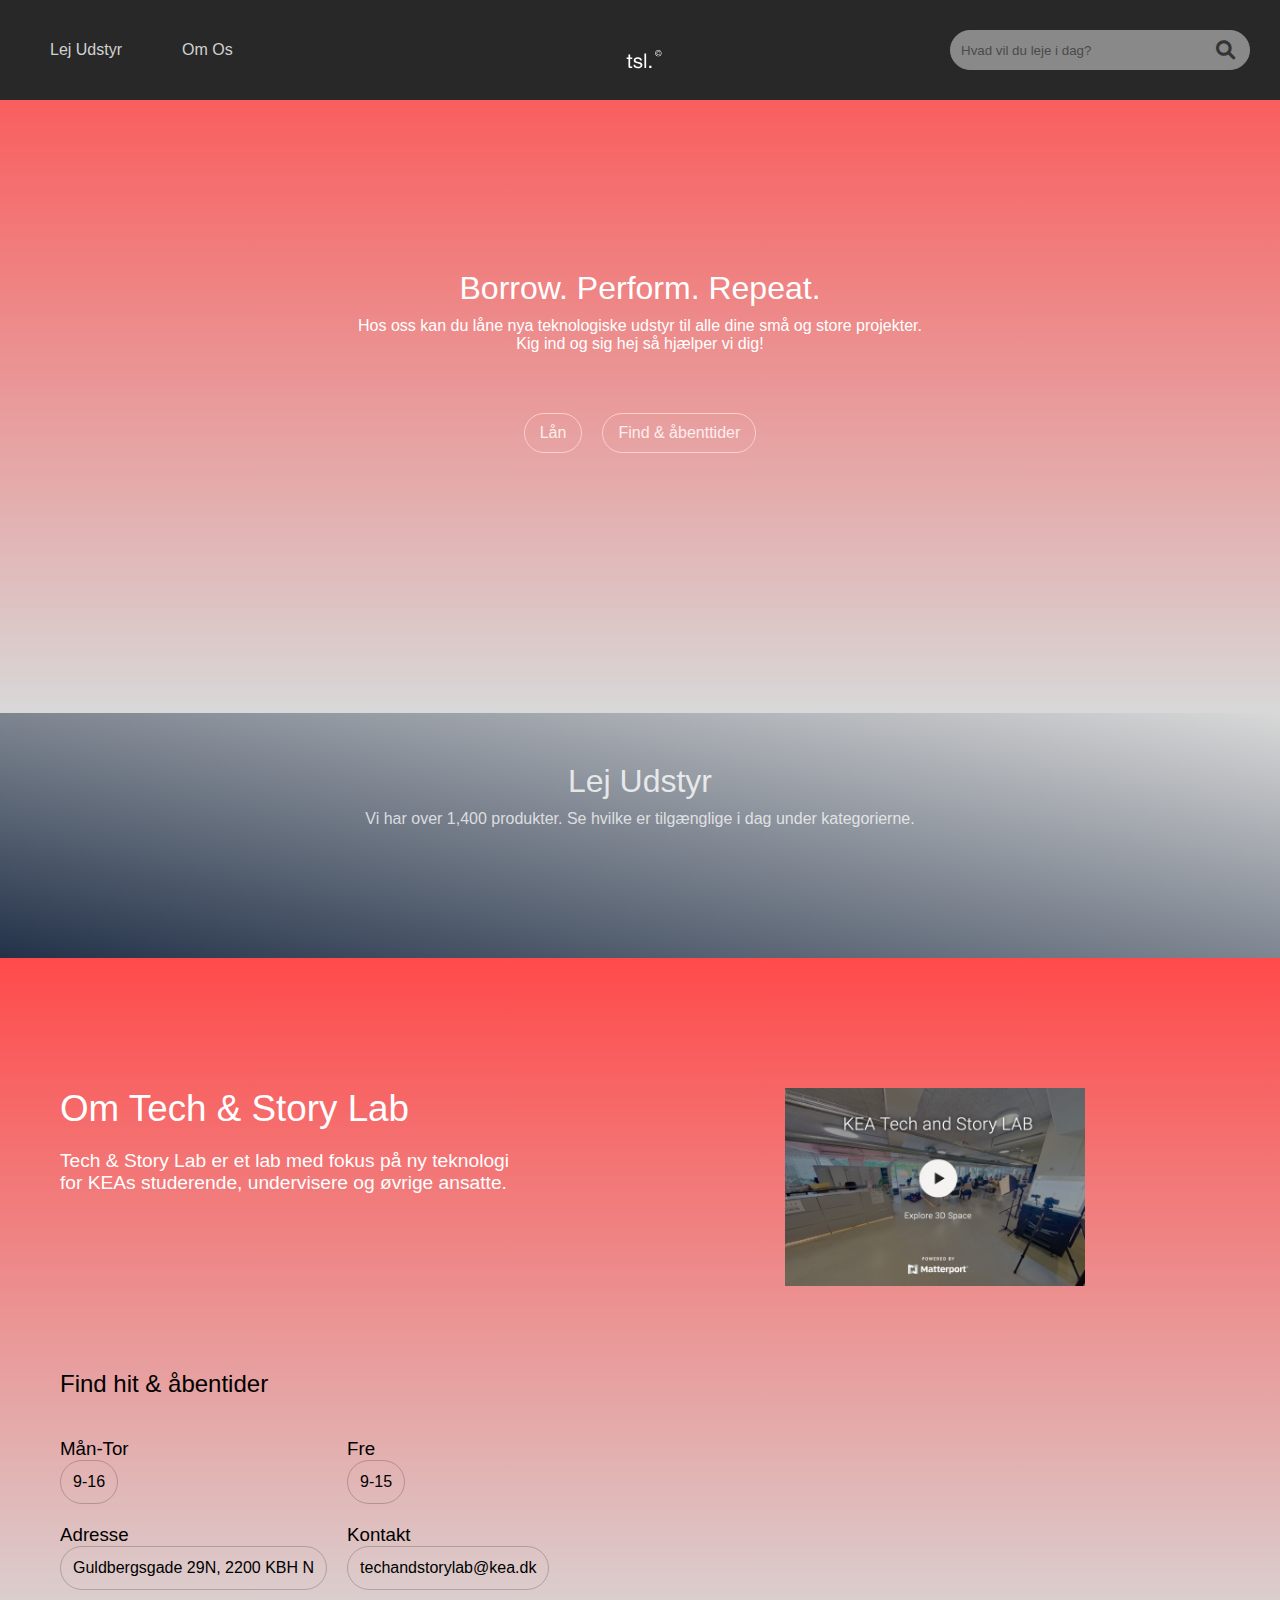
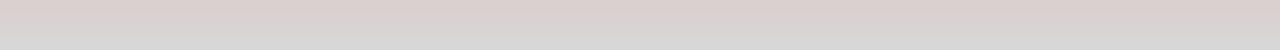
<file: index.html>
<!DOCTYPE html>
<html lang="en">
  <head>
    <meta charset="UTF-8" />
    <meta name="viewport" content="width=device-width, initial-scale=1.0" />
    <title>Tech & Story Lab</title>
    <link
      rel="stylesheet"
      href="https://cdnjs.cloudflare.com/ajax/libs/font-awesome/6.0.0-beta3/css/all.min.css"
    />
    <link rel="stylesheet" href="css/style.css" />
    <link rel="stylesheet" href="css/layout.css" />
    <link
      rel="icon"
      type="image/png"
      sizes="32x32"
      href="img/favicon-16x16.png"
    />
    <link
      rel="icon"
      type="image/png"
      sizes="16x16"
      href="img/favicon-32x32.png"
    />
    <meta name="msapplication-TileColor" content="#da532c" />
    <meta name="theme-color" content="#ffffff" />
  </head>
  <body>
    <!-- MENY -->

    <header>
      <div class="nav-links" id="navLinks">
        <div class="buttonshead">
          <a href="#lej-udstyr">Lej Udstyr</a>
          <a href="#om-os">Om Os</a>
        </div>
      </div>
      <div class="burger-menu" id="burger">
        <div class="line"></div>
        <div class="line"></div>
        <div class="line"></div>
      </div>
      <div class="logo">
        <a href="index.html">
          <img src="img/newlogo.svg" alt="Tech & Story Lab Logo"
        /></a>
      </div>
      <div class="search-container">
        <input type="text" placeholder="Hvad vil du leje i dag?" />
        <i class="fas fa-search"></i>
        <!-- Font Awesome search icon -->
      </div>
    </header>

    <!-- MENY SLUT-->

    <main>
      <section class="content">
        <h1>Borrow. Perform. Repeat.</h1>
        <p>
          Hos oss kan du låne nya teknologiske udstyr til alle dine små og store
          projekter. Kig ind og sig hej så hjælper vi dig!
        </p>
        <div class="buttons">
          <a href="#lej-udstyr">Lån</a>
          <a href="#om-os">Find & åbenttider</a>
        </div>
      </section>

      <!-- Section for dynamically added boxes -->
      <section class="category" id="lej-udstyr">
        <h1>Lej Udstyr</h1>
        <p>
          Vi har over 1,400 produkter. Se hvilke er tilgænglige i dag under
          kategorierne.
        </p>
        <!-- Boxes will be added here by JavaScript -->
        <div class="cards-container grid_1-1-1"></div>
      </section>

      <!-- Template for boxes -->
      <template id="boxTemplate">
        <div class="card">
          <h3 class="box-title"></h3>
          <img src="" alt="" class="card-image" />
          <div class="cat-buttons">
            <div class="card-link green-light"></div>
            <a href="#" class="arrow-link">→</a>
          </div>
        </div>
      </template>
    </main>
    <footer id="om-os">
      <div class="om grid-1-1">
        <div>
          <h2>Om Tech & Story Lab</h2>
          <p>
            Tech & Story Lab er et lab med fokus på ny teknologi for KEAs
            studerende, undervisere og øvrige ansatte.
          </p>
        </div>
        <div>
          <img src="img/introvideo.webp" alt="introvideo" />
        </div>
      </div>

      <div class="contact">
        <h2>Find hit & åbentider</h2>
        <div class="grid-2_2">
          <div>
            <h3>Mån-Tor</h3>
            <p class="border">9-16</p>
          </div>
          <div>
            <h3>Fre</h3>
            <p class="border">9-15</p>
          </div>

          <div>
            <h3>Adresse</h3>
            <p class="border">Guldbergsgade 29N, 2200 KBH N</p>
          </div>
          <div>
            <h3>Kontakt</h3>
            <p class="border">techandstorylab@kea.dk</p>
          </div>
        </div>
      </div>
    </footer>

    <script src="js/main.js"></script>
    <script src="js/fetch.js"></script>
  </body>
</html>
</file>
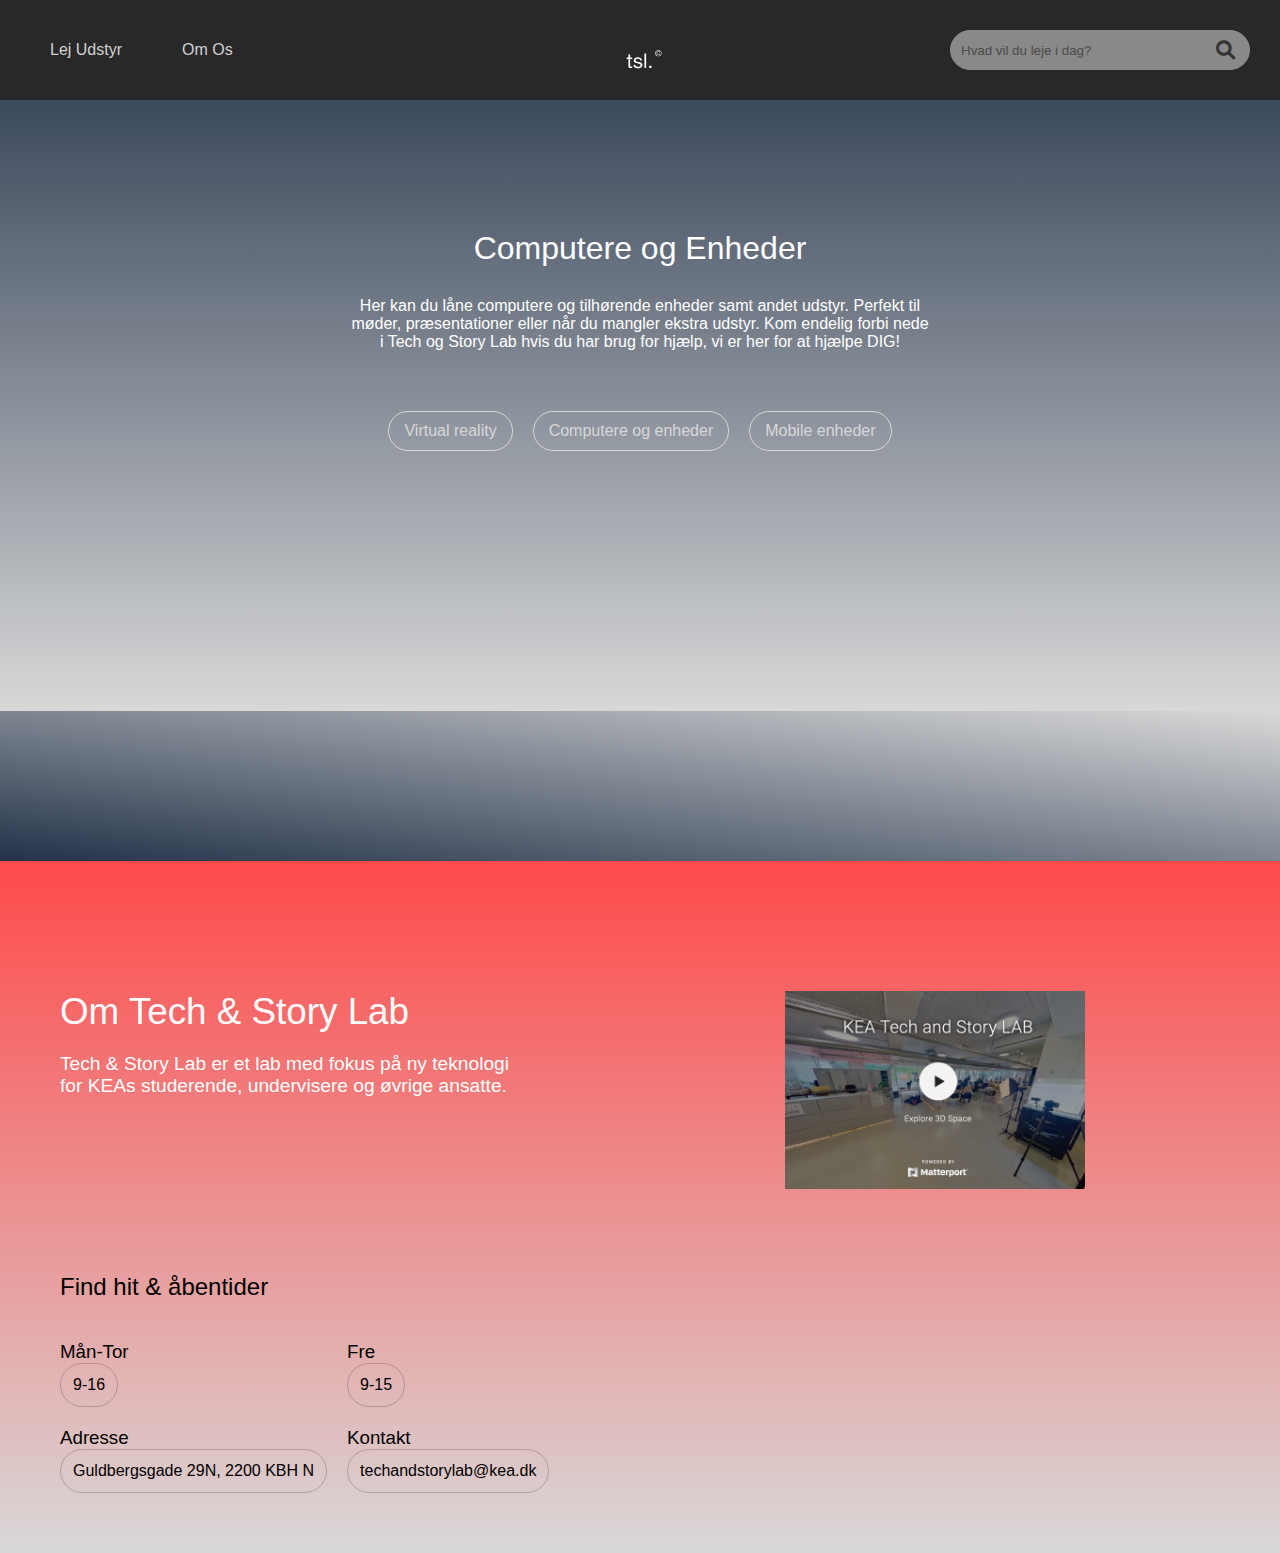
<file: comp.html>
<!DOCTYPE html>
<html lang="en">
  <head>
    <meta charset="UTF-8" />
    <meta name="viewport" content="width=device-width, initial-scale=1.0" />
    <title>Computere og digitale enheder</title>
    <link
      rel="stylesheet"
      href="https://cdnjs.cloudflare.com/ajax/libs/font-awesome/6.0.0-beta3/css/all.min.css"
    />
    <link rel="stylesheet" href="css/style.css" />
    <link rel="stylesheet" href="css/layout.css" />
    <link
      rel="icon"
      type="image/png"
      sizes="32x32"
      href="img/favicon-16x16.png"
    />
    <link
      rel="icon"
      type="image/png"
      sizes="16x16"
      href="img/favicon-32x32.png"
    />
    <meta name="msapplication-TileColor" content="#da532c" />
    <meta name="theme-color" content="#ffffff" />
  </head>

  <body>
    <!-- MENY -->
    <header>
      <div class="nav-links" id="navLinks">
        <div class="buttonshead">
          <a href="index.html#lej-udstyr">Lej Udstyr</a>
          <a href="#om-os">Om Os</a>
        </div>
      </div>
      <div class="burger-menu" id="burger">
        <div class="line"></div>
        <div class="line"></div>
        <div class="line"></div>
      </div>
      <div class="logo">
        <a href="index.html">
          <img src="img/newlogo.svg" alt="Tech & Story Lab Logo" />
        </a>
      </div>
      <div class="search-container">
        <input type="text" placeholder="Hvad vil du leje i dag?" />
        <i class="fas fa-search"></i>
      </div>
    </header>

    <main>
      <section class="contentc">
        <h1>Computere og Enheder</h1>
        <p>
          Her kan du låne computere og tilhørende enheder samt andet udstyr.
          Perfekt til møder, præsentationer eller når du mangler ekstra udstyr.
          Kom endelig forbi nede i Tech og Story Lab hvis du har brug for hjælp,
          vi er her for at hjælpe DIG!
        </p>
        <div class="button">
          <a href="vr.html">Virtual reality</a>
          <a href="comp.html">Computere og enheder</a>
          <a href="mobile.html">Mobile enheder</a>
        </div>
      </section>

      <!-- Section for dynamically added products -->
      <section class="category">
        <div class="cards-container grid_1-1-1"></div>
      </section>

      <!-- Template for product boxes -->
      <template id="boxTemplate">
        <div class="card">
          <h3 class="box-title"></h3>
          <img src="" alt="" class="card-image" />
          <div class="cat-buttons">
            <div class="card-link green-light"></div>
            <a href="#" class="arrow-link">→</a>
          </div>
        </div>
      </template>
    </main>

    <footer id="om-os">
      <div class="om grid-1-1">
        <div>
          <h2>Om Tech & Story Lab</h2>
          <p>
            Tech & Story Lab er et lab med fokus på ny teknologi for KEAs
            studerende, undervisere og øvrige ansatte.
          </p>
        </div>
        <div>
          <img src="img/introvideo.webp" alt="introvideo" />
        </div>
      </div>

      <div class="contact">
        <h2>Find hit & åbentider</h2>
        <div class="grid-2_2">
          <div>
            <h3>Mån-Tor</h3>
            <p class="border">9-16</p>
          </div>
          <div>
            <h3>Fre</h3>
            <p class="border">9-15</p>
          </div>
          <div>
            <h3>Adresse</h3>
            <p class="border">Guldbergsgade 29N, 2200 KBH N</p>
          </div>
          <div>
            <h3>Kontakt</h3>
            <p class="border">techandstorylab@kea.dk</p>
          </div>
        </div>
      </div>
    </footer>

    <!-- Link to the JavaScript file -->
    <script src="js/main.js"></script>
    <script src="js/products.js"></script>
  </body>
</html>
</file>
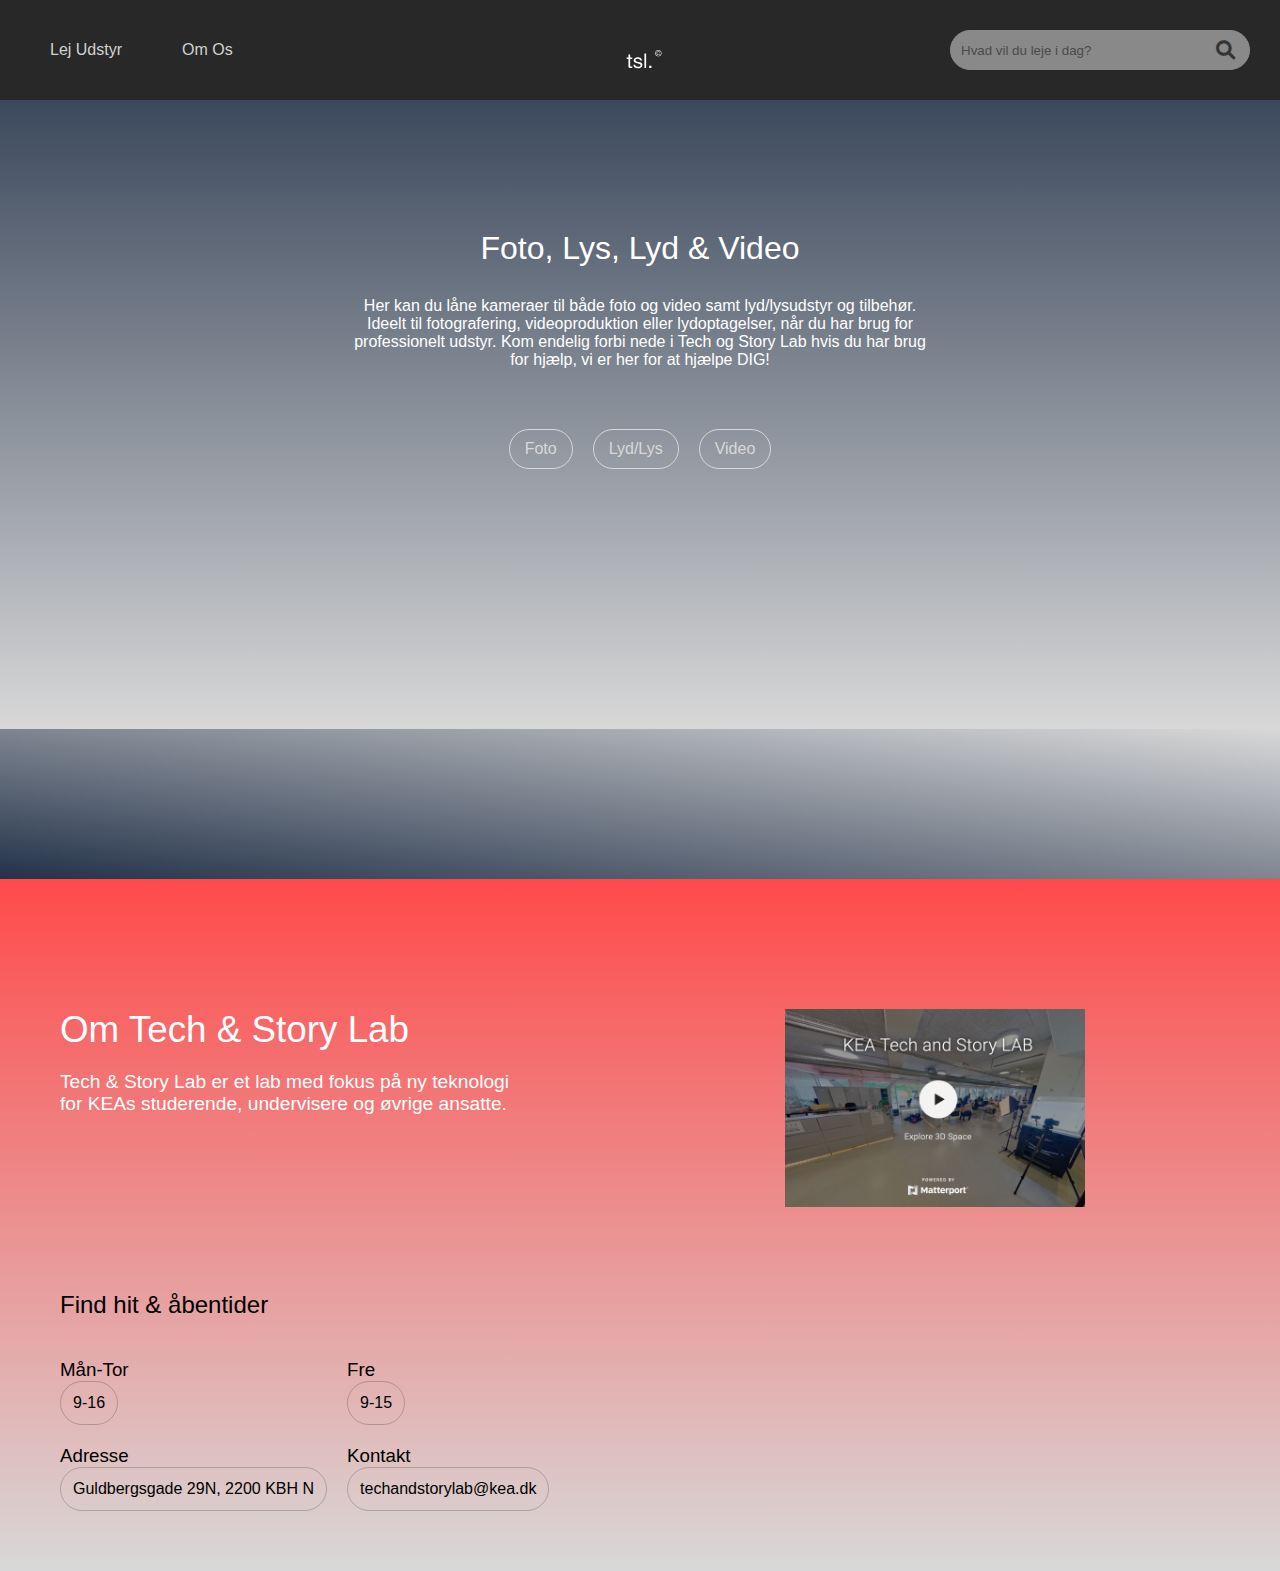
<file: foto.html>
<!DOCTYPE html>
<html lang="en">
  <head>
    <meta charset="UTF-8" />
    <meta name="viewport" content="width=device-width, initial-scale=1.0" />
    <title>Foto, Lyd/Lys & Video</title>
    <link
      rel="stylesheet"
      href="https://cdnjs.cloudflare.com/ajax/libs/font-awesome/6.0.0-beta3/css/all.min.css"
    />
    <link rel="stylesheet" href="css/layout.css" />
    <link rel="stylesheet" href="css/style.css" />
    <link
      rel="icon"
      type="image/png"
      sizes="32x32"
      href="img/favicon-16x16.png"
    />
    <link
      rel="icon"
      type="image/png"
      sizes="16x16"
      href="img/favicon-32x32.png"
    />
    <meta name="msapplication-TileColor" content="#da532c" />
    <meta name="theme-color" content="#ffffff" />
  </head>

  <body>
    <!-- MENY -->

    <header>
      <div class="nav-links" id="navLinks">
        <div class="buttonshead">
          <a href="index.html#lej-udstyr">Lej Udstyr</a>
          <a href="#om-os">Om Os</a>
        </div>
      </div>
      <div class="burger-menu" id="burger">
        <div class="line"></div>
        <div class="line"></div>
        <div class="line"></div>
      </div>
      <div class="logo">
        <a href="index.html">
          <img src="img/newlogo.svg" alt="Tech & Story Lab Logo"
        /></a>
      </div>
      <div class="search-container">
        <input type="text" placeholder="Hvad vil du leje i dag?" />
        <i class="fas fa-search"></i>
        <!-- Font Awesome search icon -->
      </div>
    </header>

    <main>
      <section class="contentf">
        <h1>Foto, Lys, Lyd & Video</h1>
        <p>
          Her kan du låne kameraer til både foto og video samt lyd/lysudstyr og
          tilbehør. Ideelt til fotografering, videoproduktion eller
          lydoptagelser, når du har brug for professionelt udstyr. Kom endelig
          forbi nede i Tech og Story Lab hvis du har brug for hjælp, vi er her
          for at hjælpe DIG!
        </p>
        <div class="button">
          <a href="">Foto</a>
          <a href="">Lyd/Lys</a>
          <a href="">Video</a>
        </div>
      </section>

      <!-- Section for dynamically added products -->
      <section class="category">
        <div class="cards-container grid_1-1-1"></div>
      </section>

      <!-- Template for product boxes -->
      <template id="boxTemplate">
        <div class="card">
          <h3 class="box-title"></h3>
          <img src="" alt="" class="card-image" />
          <div class="cat-buttons">
            <div class="card-link green-light"></div>
            <a href="#" class="arrow-link">→</a>
          </div>
        </div>
      </template>
    </main>

    <footer id="om-os">
      <div class="om grid-1-1">
        <div>
          <h2>Om Tech & Story Lab</h2>
          <p>
            Tech & Story Lab er et lab med fokus på ny teknologi for KEAs
            studerende, undervisere og øvrige ansatte. 
          </p>
        </div>
        <div>
          <img src="img/introvideo.webp" alt="introvideo" />
        </div>
      </div>

      <div class="contact">
        <h2>Find hit & åbentider</h2>
        <div class="grid-2_2">
          <div>
            <h3>Mån-Tor</h3>
            <p class="border">9-16</p>
          </div>
          <div>
            <h3>Fre</h3>
            <p class="border">9-15</p>
          </div>

          <div>
            <h3>Adresse</h3>
            <p class="border">Guldbergsgade 29N, 2200 KBH N</p>
          </div>
          <div>
            <h3>Kontakt</h3>
            <p class="border">techandstorylab@kea.dk</p>
          </div>
        </div>
      </div>
    </footer>

    <script src="js/main.js"></script>
    <script src="js/products.js"></script>
  </body>
</html>
</file>
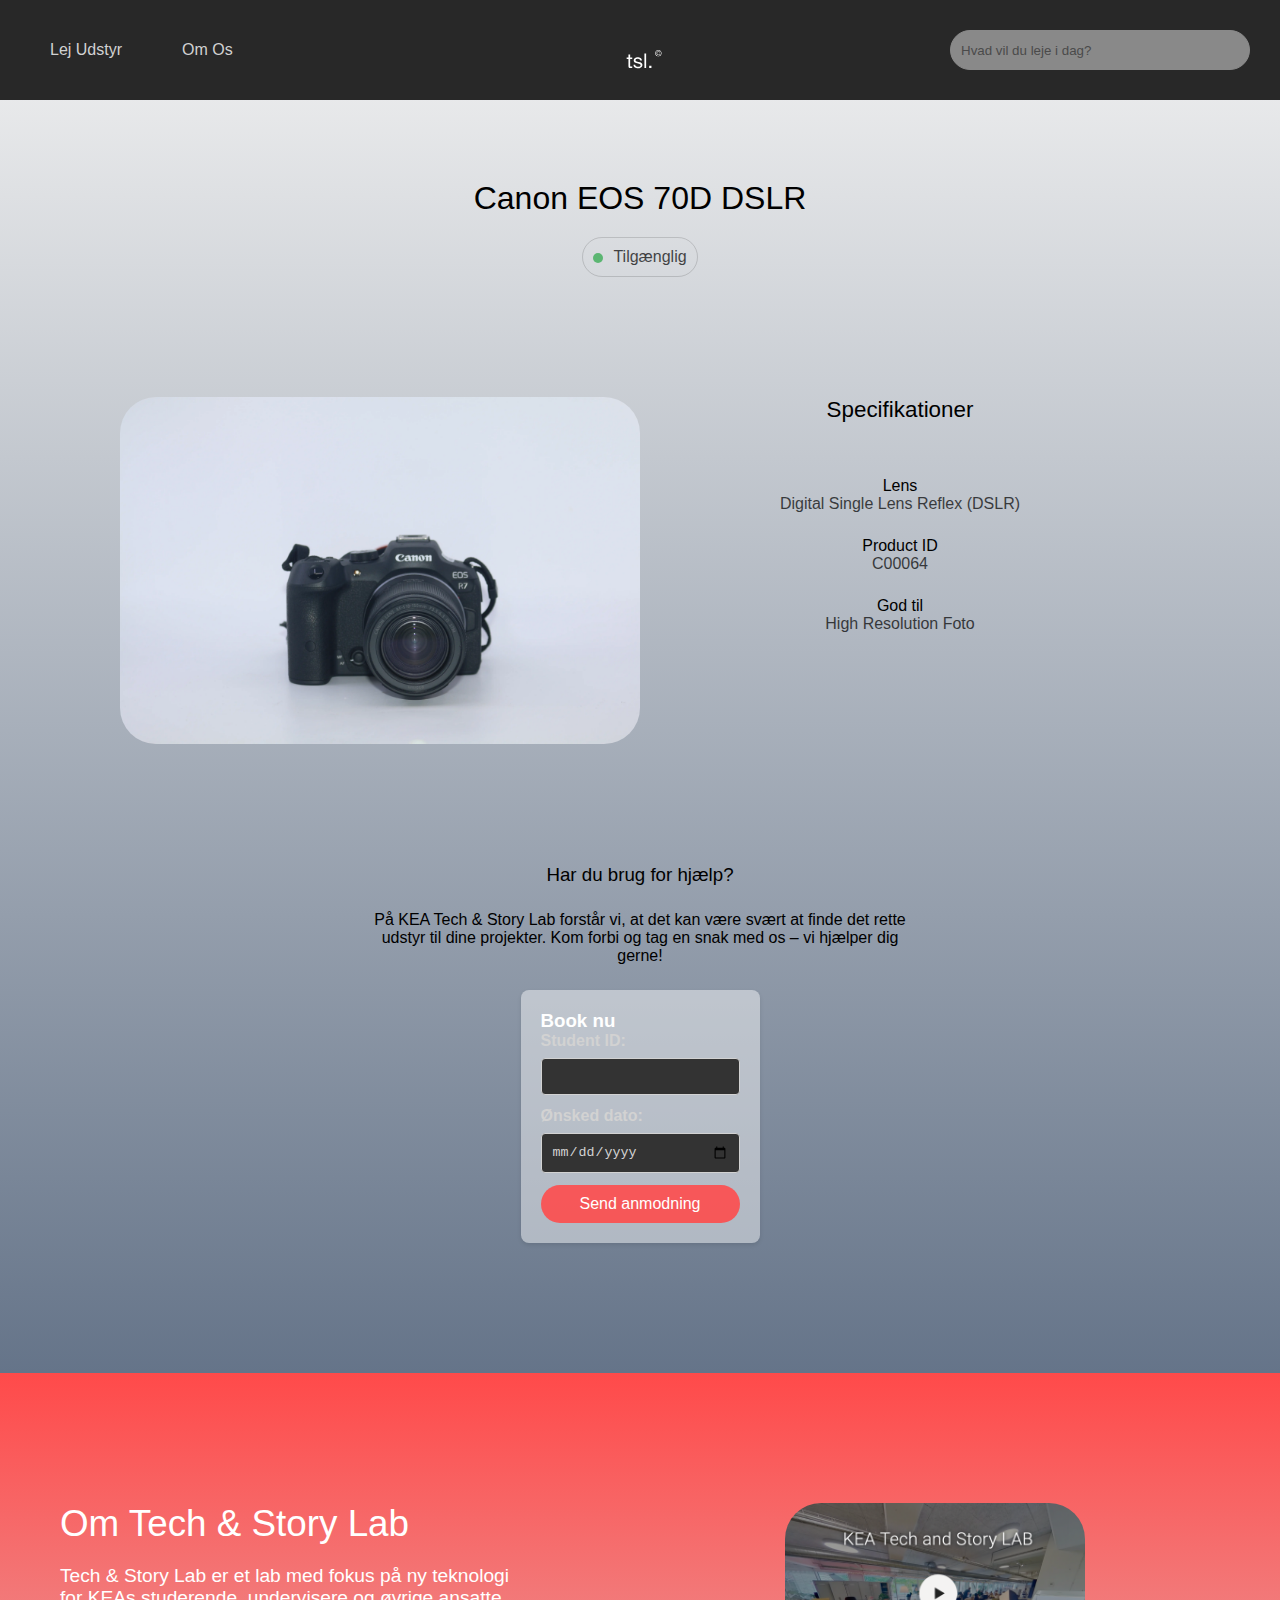
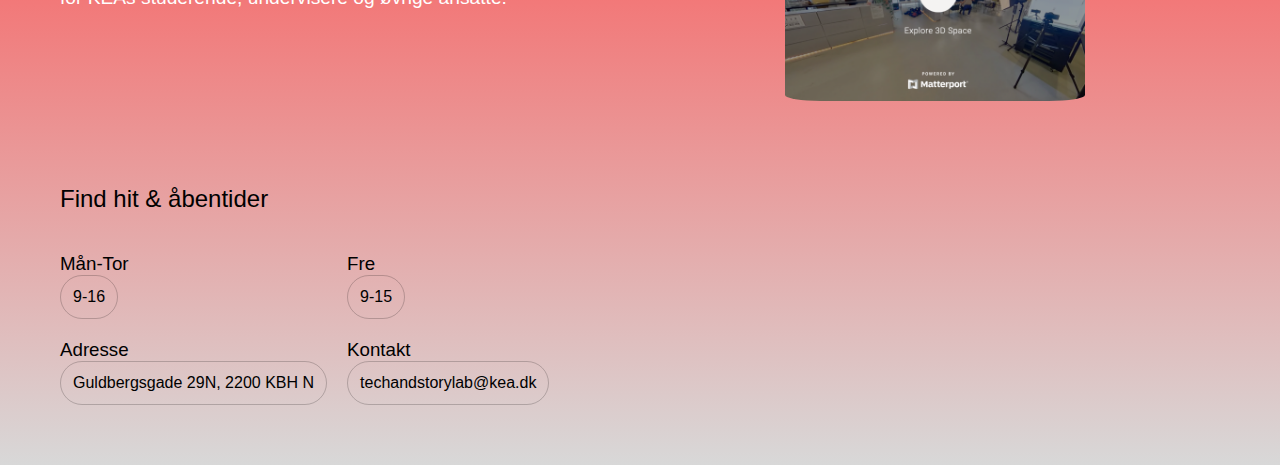
<file: single.html>
<!DOCTYPE html>
<html lang="en">
  <head>
    <meta charset="UTF-8" />
    <meta name="viewport" content="width=device-width, initial-scale=1.0" />
    <title>Single View</title>
    <link rel="stylesheet" href="css/style.css" />
    <link rel="stylesheet" href="css/layout.css" />
    <link rel="stylesheet" href="css/single.css" />
    <link
      rel="icon"
      type="image/png"
      sizes="32x32"
      href="img/favicon-16x16.png"
    />
    <link
      rel="icon"
      type="image/png"
      sizes="16x16"
      href="img/favicon-32x32.png"
    />
    <meta name="msapplication-TileColor" content="#da532c" />
    <meta name="theme-color" content="#ffffff" />
  </head>
  <body>
    <!-- MENY -->

    <header>
      <div class="nav-links" id="navLinks">
        <div class="buttonshead">
          <a href="index.html#lej-udstyr">Lej Udstyr</a>
          <a href="#om-os">Om Os</a>
        </div>
      </div>
      <div class="burger-menu" id="burger">
        <div class="line"></div>
        <div class="line"></div>
        <div class="line"></div>
      </div>
      <div class="logo">
        <a href="index.html">
          <img src="img/newlogo.svg" alt="Tech & Story Lab Logo"
        /></a>
      </div>
      <div class="search-container">
        <input type="text" placeholder="Hvad vil du leje i dag?" />
        <i class="fas fa-search"></i>
        <!-- Font Awesome search icon -->
      </div>
    </header>

    <!-- MENY SLUT-->

    <main>
      <div class="single">
        <div class="singletop">
          <h2 id="productName">Canon EOS 70D DSLR</h2>
          <p class="green-light" id="availability">Tilgænglig</p>
        </div>

        <div class="bildogspec">
          <img
            src="img/camera_canon_big.webp"
            alt="Product Image"
            id="productImage"
          />
          <div class="spec">
            <h3>Specifikationer</h3>
            <div>
              <h4>Lens</h4>
              <p id="lens">Digital Single Lens Reflex (DSLR)</p>
            </div>
            <div>
              <h4>Product ID</h4>
              <p id="productId">C00064</p>
            </div>
            <div>
              <h4>God til</h4>
              <p id="suitableFor">High Resolution Foto</p>
            </div>
          </div>
        </div>

        <div class="help">
          <div class="helptext">
            <h3>Har du brug for hjælp?</h3>
            <p>
              På KEA Tech & Story Lab forstår vi, at det kan være svært at finde
              det rette udstyr til dine projekter. Kom forbi og tag en snak med
              os – vi hjælper dig gerne!
            </p>
          </div>
          <div class="form-section">
            <h3>Book nu</h3>
            <form action="/submit-request" method="post">
              <label for="student-id">Student ID:</label>
              <input type="text" id="student-id" name="student-id" required />

              <label for="desired-date">Ønsked dato:</label>
              <input
                type="date"
                id="desired-date"
                name="desired-date"
                required
              />

              <button type="submit">Send anmodning</button>
            </form>
          </div>
        </div>
      </div>
    </main>

    <!-- FOOTER-->

    <footer id="om-os">
      <div class="om grid-1-1">
        <div>
          <h2>Om Tech & Story Lab</h2>
          <p>
            Tech & Story Lab er et lab med fokus på ny teknologi for KEAs
            studerende, undervisere og øvrige ansatte. 
          </p>
        </div>
        <div>
          <img src="img/introvideo.webp" alt="introvideo" />
        </div>
      </div>

      <div class="contact">
        <h2>Find hit & åbentider</h2>
        <div class="grid-2_2">
          <div>
            <h3>Mån-Tor</h3>
            <p class="border">9-16</p>
          </div>
          <div>
            <h3>Fre</h3>
            <p class="border">9-15</p>
          </div>

          <div>
            <h3>Adresse</h3>
            <p class="border">Guldbergsgade 29N, 2200 KBH N</p>
          </div>
          <div>
            <h3>Kontakt</h3>
            <p class="border">techandstorylab@kea.dk</p>
          </div>
        </div>
      </div>
    </footer>

    <script src="js/main.js"></script>
    <script src="js/single.js"></script>

    <!-- FOOTER SLUT-->
  </body>
</html>
</file>
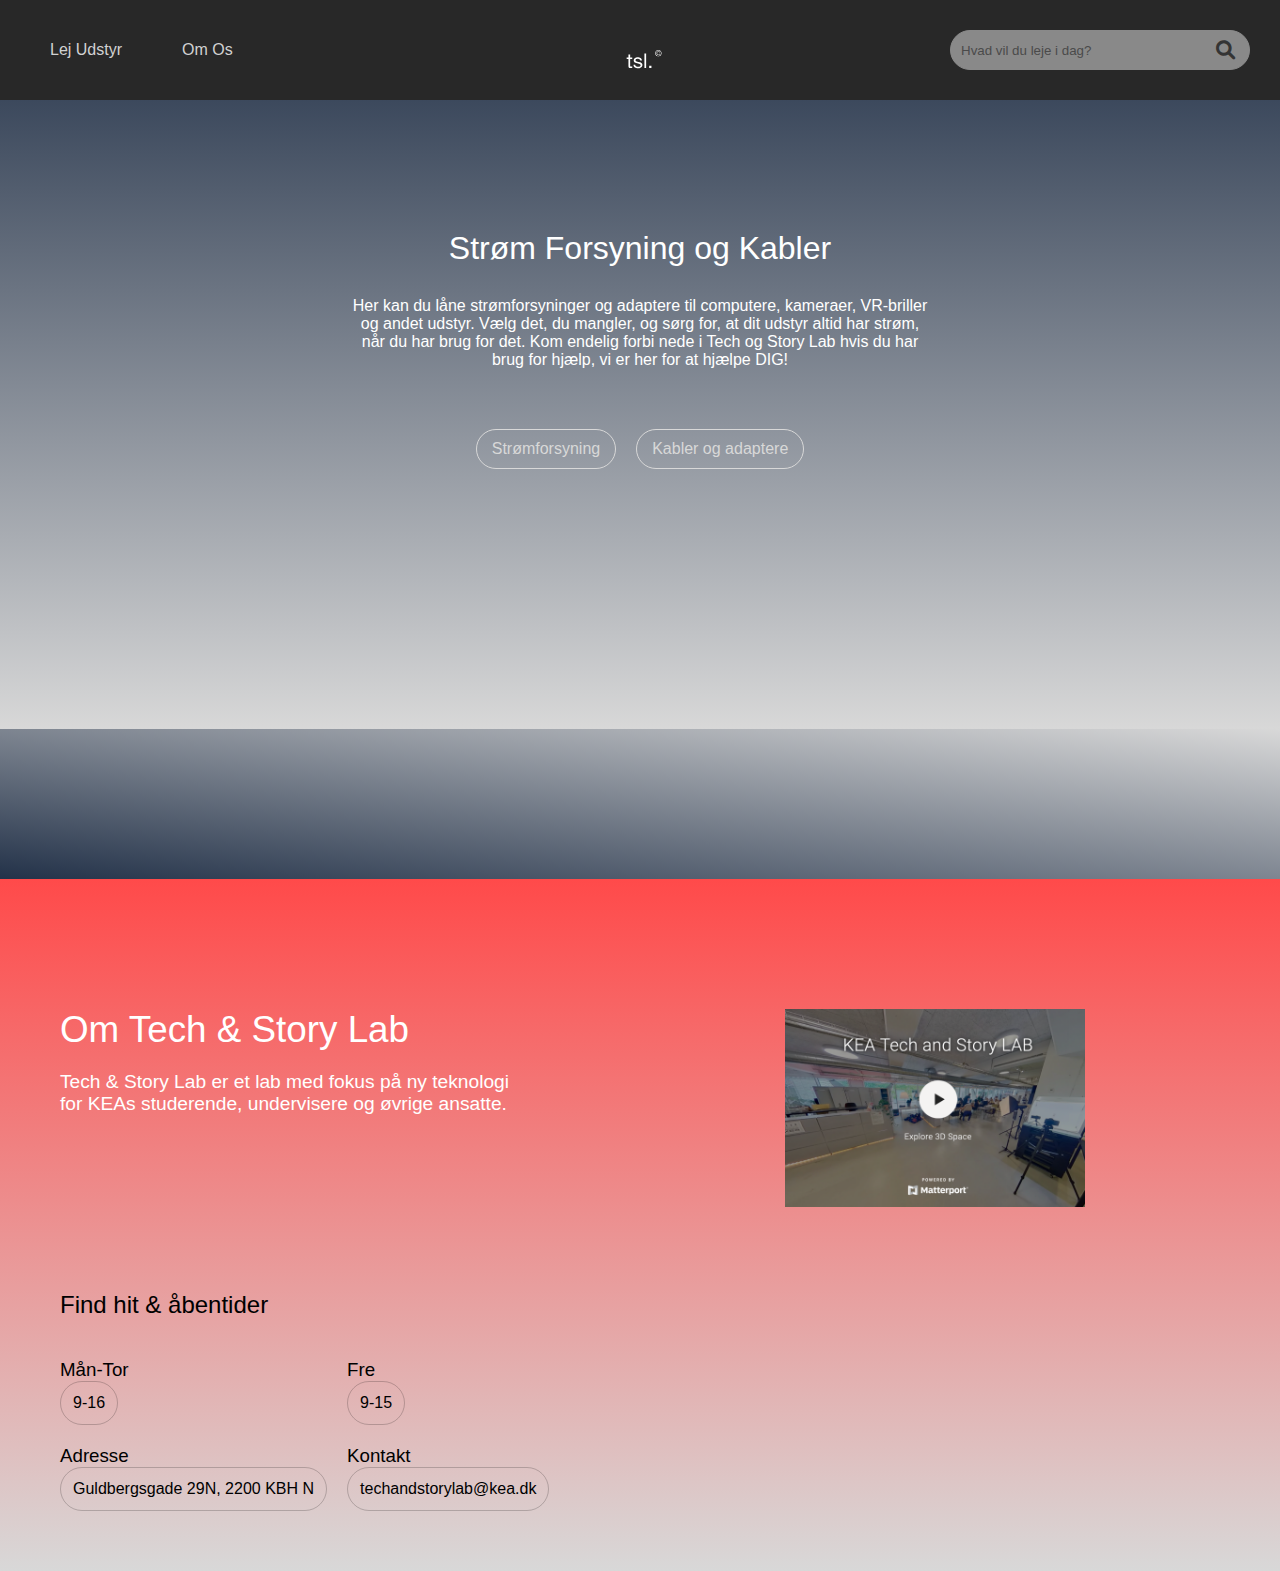
<file: strom.html>
<!DOCTYPE html>
<html lang="en">
  <head>
    <meta charset="UTF-8" />
    <meta name="viewport" content="width=device-width, initial-scale=1.0" />
    <title>Strømforsyning og kabler</title>
    <link
      rel="stylesheet"
      href="https://cdnjs.cloudflare.com/ajax/libs/font-awesome/6.0.0-beta3/css/all.min.css"
    />
    <link rel="stylesheet" href="css/style.css" />
    <link rel="stylesheet" href="css/layout.css" />
    <link
      rel="icon"
      type="image/png"
      sizes="32x32"
      href="img/favicon-16x16.png"
    />
    <link
      rel="icon"
      type="image/png"
      sizes="16x16"
      href="img/favicon-32x32.png"
    />
    <meta name="msapplication-TileColor" content="#da532c" />
    <meta name="theme-color" content="#ffffff" />
  </head>

  <body>
    <!-- MENY -->

    <header>
      <div class="nav-links" id="navLinks">
        <div class="buttonshead">
          <a href="index.html#lej-udstyr">Lej Udstyr</a>
          <a href="#om-os">Om Os</a>
        </div>
      </div>
      <div class="burger-menu" id="burger">
        <div class="line"></div>
        <div class="line"></div>
        <div class="line"></div>
      </div>
      <div class="logo">
        <a href="index.html">
          <img src="img/newlogo.svg" alt="Tech & Story Lab Logo"
        /></a>
      </div>
      <div class="search-container">
        <input type="text" placeholder="Hvad vil du leje i dag?" />
        <i class="fas fa-search"></i>
        <!-- Font Awesome search icon -->
      </div>
    </header>

    <main>
      <section class="contents">
        <h1>Strøm Forsyning og Kabler</h1>
        <p>
          Her kan du låne strømforsyninger og adaptere til computere, kameraer,
          VR-briller og andet udstyr. Vælg det, du mangler, og sørg for, at dit
          udstyr altid har strøm, når du har brug for det. Kom endelig forbi
          nede i Tech og Story Lab hvis du har brug for hjælp, vi er her for at
          hjælpe DIG!
        </p>
        <div class="button">
          <a href="">Strømforsyning</a>
          <a href="">Kabler og adaptere</a>
        </div>
      </section>
      <!-- Section for dynamically added products -->
      <section class="category">
        <div class="cards-container grid_1-1-1"></div>
      </section>

      <!-- Template for product boxes -->
      <template id="boxTemplate">
        <div class="card">
          <h3 class="box-title"></h3>
          <img src="" alt="" class="card-image" />
          <div class="cat-buttons">
            <div class="card-link green-light"></div>
            <a href="#" class="arrow-link">→</a>
          </div>
        </div>
      </template>
    </main>

    <footer id="om-os">
      <div class="om grid-1-1">
        <div>
          <h2>Om Tech & Story Lab</h2>
          <p>
            Tech & Story Lab er et lab med fokus på ny teknologi for KEAs
            studerende, undervisere og øvrige ansatte. 
          </p>
        </div>
        <div>
          <img src="img/introvideo.webp" alt="introvideo" />
        </div>
      </div>

      <div class="contact">
        <h2>Find hit & åbentider</h2>
        <div class="grid-2_2">
          <div>
            <h3>Mån-Tor</h3>
            <p class="border">9-16</p>
          </div>
          <div>
            <h3>Fre</h3>
            <p class="border">9-15</p>
          </div>

          <div>
            <h3>Adresse</h3>
            <p class="border">Guldbergsgade 29N, 2200 KBH N</p>
          </div>
          <div>
            <h3>Kontakt</h3>
            <p class="border">techandstorylab@kea.dk</p>
          </div>
        </div>
      </div>
    </footer>

    <script src="js/main.js"></script>
    <script src="js/products.js"></script>
  </body>
</html>
</file>
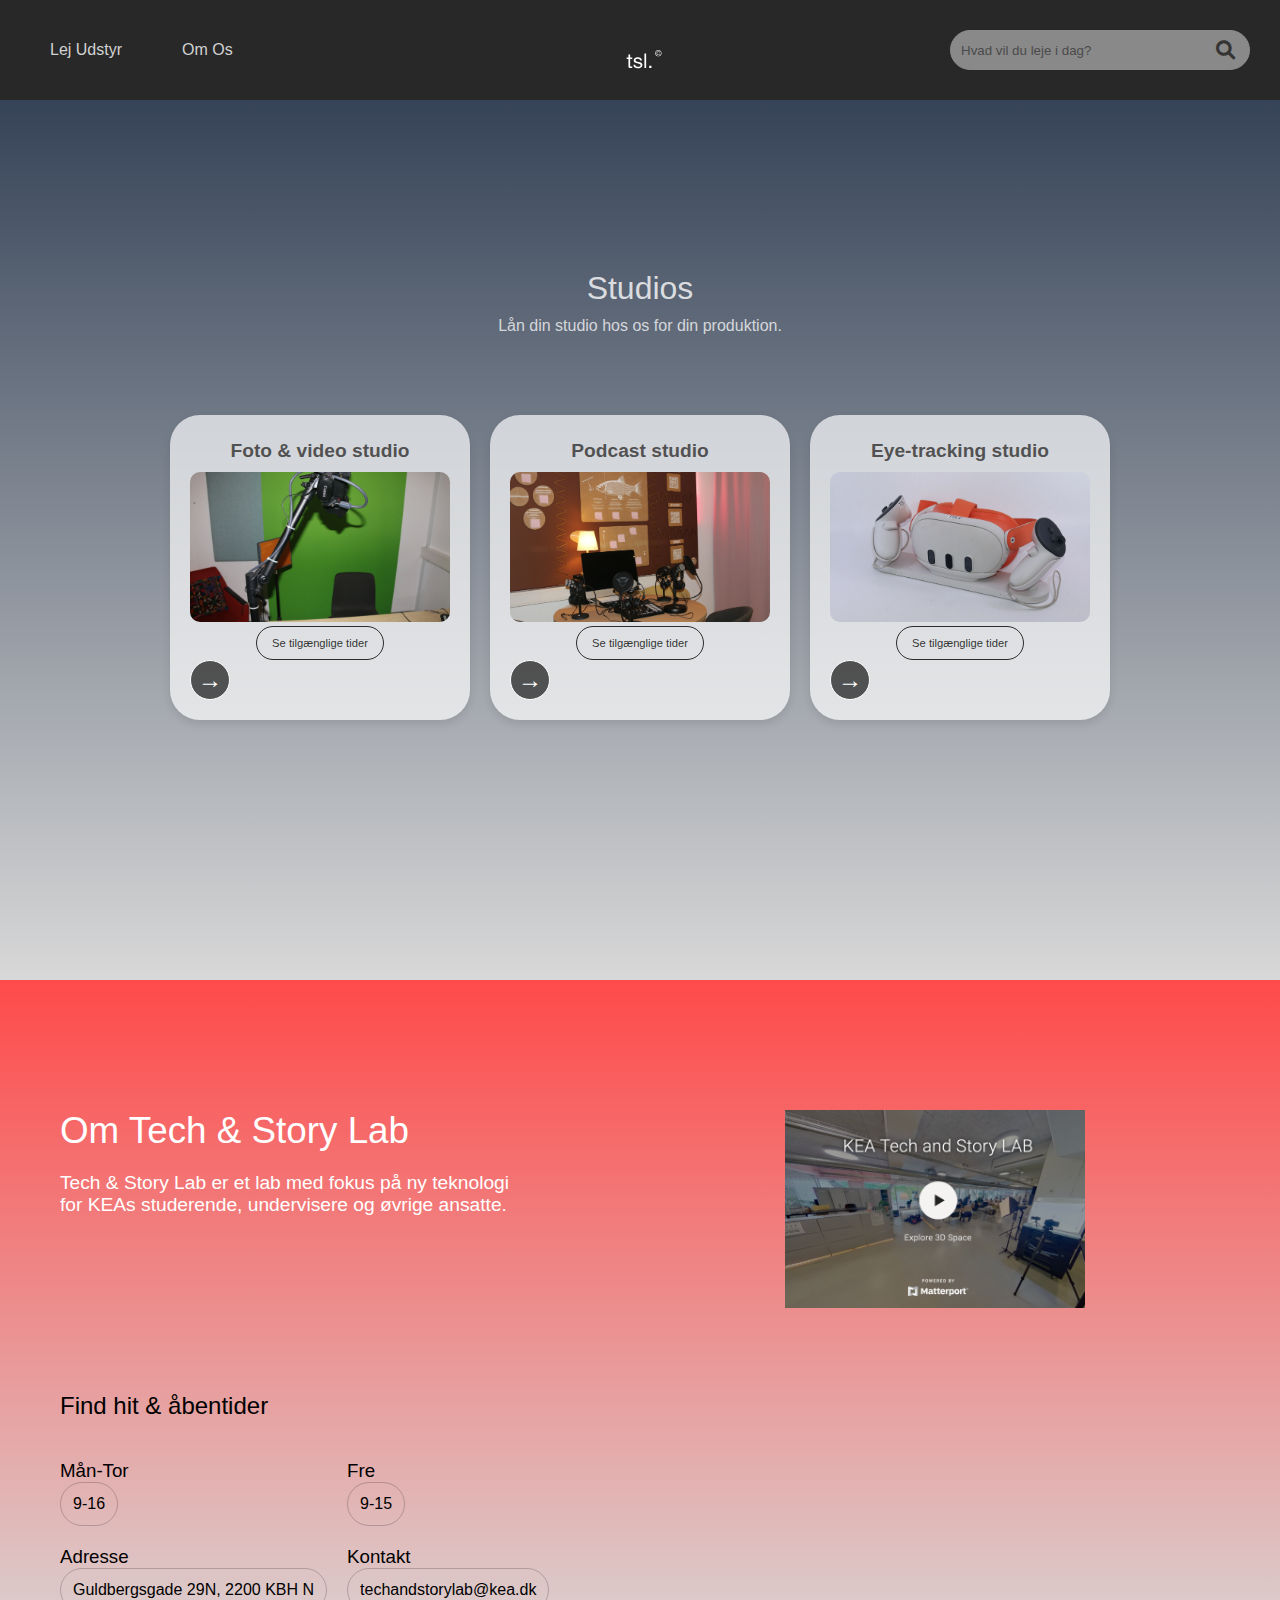
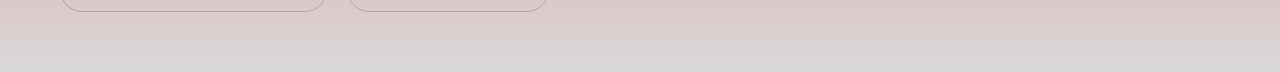
<file: studio.html>
<!DOCTYPE html>
<html lang="en">
  <head>
    <meta charset="UTF-8" />
    <meta name="viewport" content="width=device-width, initial-scale=1.0" />
    <title>Strømforsyning og kabler</title>
    <link
      rel="stylesheet"
      href="https://cdnjs.cloudflare.com/ajax/libs/font-awesome/6.0.0-beta3/css/all.min.css"
    />
    <link rel="stylesheet" href="css/style.css" />
    <link rel="stylesheet" href="css/layout.css" />
    <link
      rel="icon"
      type="image/png"
      sizes="32x32"
      href="img/favicon-16x16.png"
    />
    <link
      rel="icon"
      type="image/png"
      sizes="16x16"
      href="img/favicon-32x32.png"
    />
    <meta name="msapplication-TileColor" content="#da532c" />
    <meta name="theme-color" content="#ffffff" />
  </head>

  <body>
    <!-- MENY -->

    <header>
      <div class="nav-links" id="navLinks">
        <div class="buttonshead">
          <a href="index.html#lej-udstyr">Lej Udstyr</a>
          <a href="#om-os">Om Os</a>
        </div>
      </div>
      <div class="burger-menu" id="burger">
        <div class="line"></div>
        <div class="line"></div>
        <div class="line"></div>
      </div>
      <div class="logo">
        <a href="index.html">
          <img src="img/newlogo.svg" alt="Tech & Story Lab Logo"
        /></a>
      </div>
      <div class="search-container">
        <input type="text" placeholder="Hvad vil du leje i dag?" />
        <i class="fas fa-search"></i>
        <!-- Font Awesome search icon -->
      </div>
    </header>

    <main>
      <section class="studio">
        <h1>Studios</h1>
        <p>Lån din studio hos os for din produktion.</p>

        <!-- Add a container for the cards -->
        <div class="cards-container">
          <!-- First Card -->
          <div class="card">
            <h3>Foto & video studio</h3>
            <img
              src="img/photo_studio.webp"
              alt="Foto & video studio"
              class="card-image"
            />
            <div class="card-buttons">
              <a href="#" class="card-link">Se tilgænglige tider</a>
              <a href="#" class="arrow-link">→</a>
            </div>
          </div>

          <!-- Second Card -->
          <div class="card">
            <h3>Podcast studio</h3>
            <img
              src="img/podcast_studio.webp"
              alt="Podcast studio"
              class="card-image"
            />
            <div class="card-buttons">
              <a href="#" class="card-link">Se tilgænglige tider</a>
              <a href="#" class="arrow-link">→</a>
            </div>
          </div>

          <!-- Third Card -->
          <div class="card">
            <h3>Eye-tracking studio</h3>
            <img
              src="img/vr.webp"
              alt="Eye-tracking studio"
              class="card-image"
            />
            <div class="card-buttons">
              <a href="#" class="card-link">Se tilgænglige tider</a>
              <a href="#" class="arrow-link">→</a>
            </div>
          </div>
        </div>
      </section>
    </main>

    <footer id="om-os">
      <div class="om grid-1-1">
        <div>
          <h2>Om Tech & Story Lab</h2>
          <p>
            Tech & Story Lab er et lab med fokus på ny teknologi for KEAs
            studerende, undervisere og øvrige ansatte. 
          </p>
        </div>
        <div>
          <img src="img/introvideo.webp" alt="introvideo" />
        </div>
      </div>

      <div class="contact">
        <h2>Find hit & åbentider</h2>
        <div class="grid-2_2">
          <div>
            <h3>Mån-Tor</h3>
            <p class="border">9-16</p>
          </div>
          <div>
            <h3>Fre</h3>
            <p class="border">9-15</p>
          </div>

          <div>
            <h3>Adresse</h3>
            <p class="border">Guldbergsgade 29N, 2200 KBH N</p>
          </div>
          <div>
            <h3>Kontakt</h3>
            <p class="border">techandstorylab@kea.dk</p>
          </div>
        </div>
      </div>
    </footer>

    <script src="js/main.js"></script>
  </body>
</html>
</file>
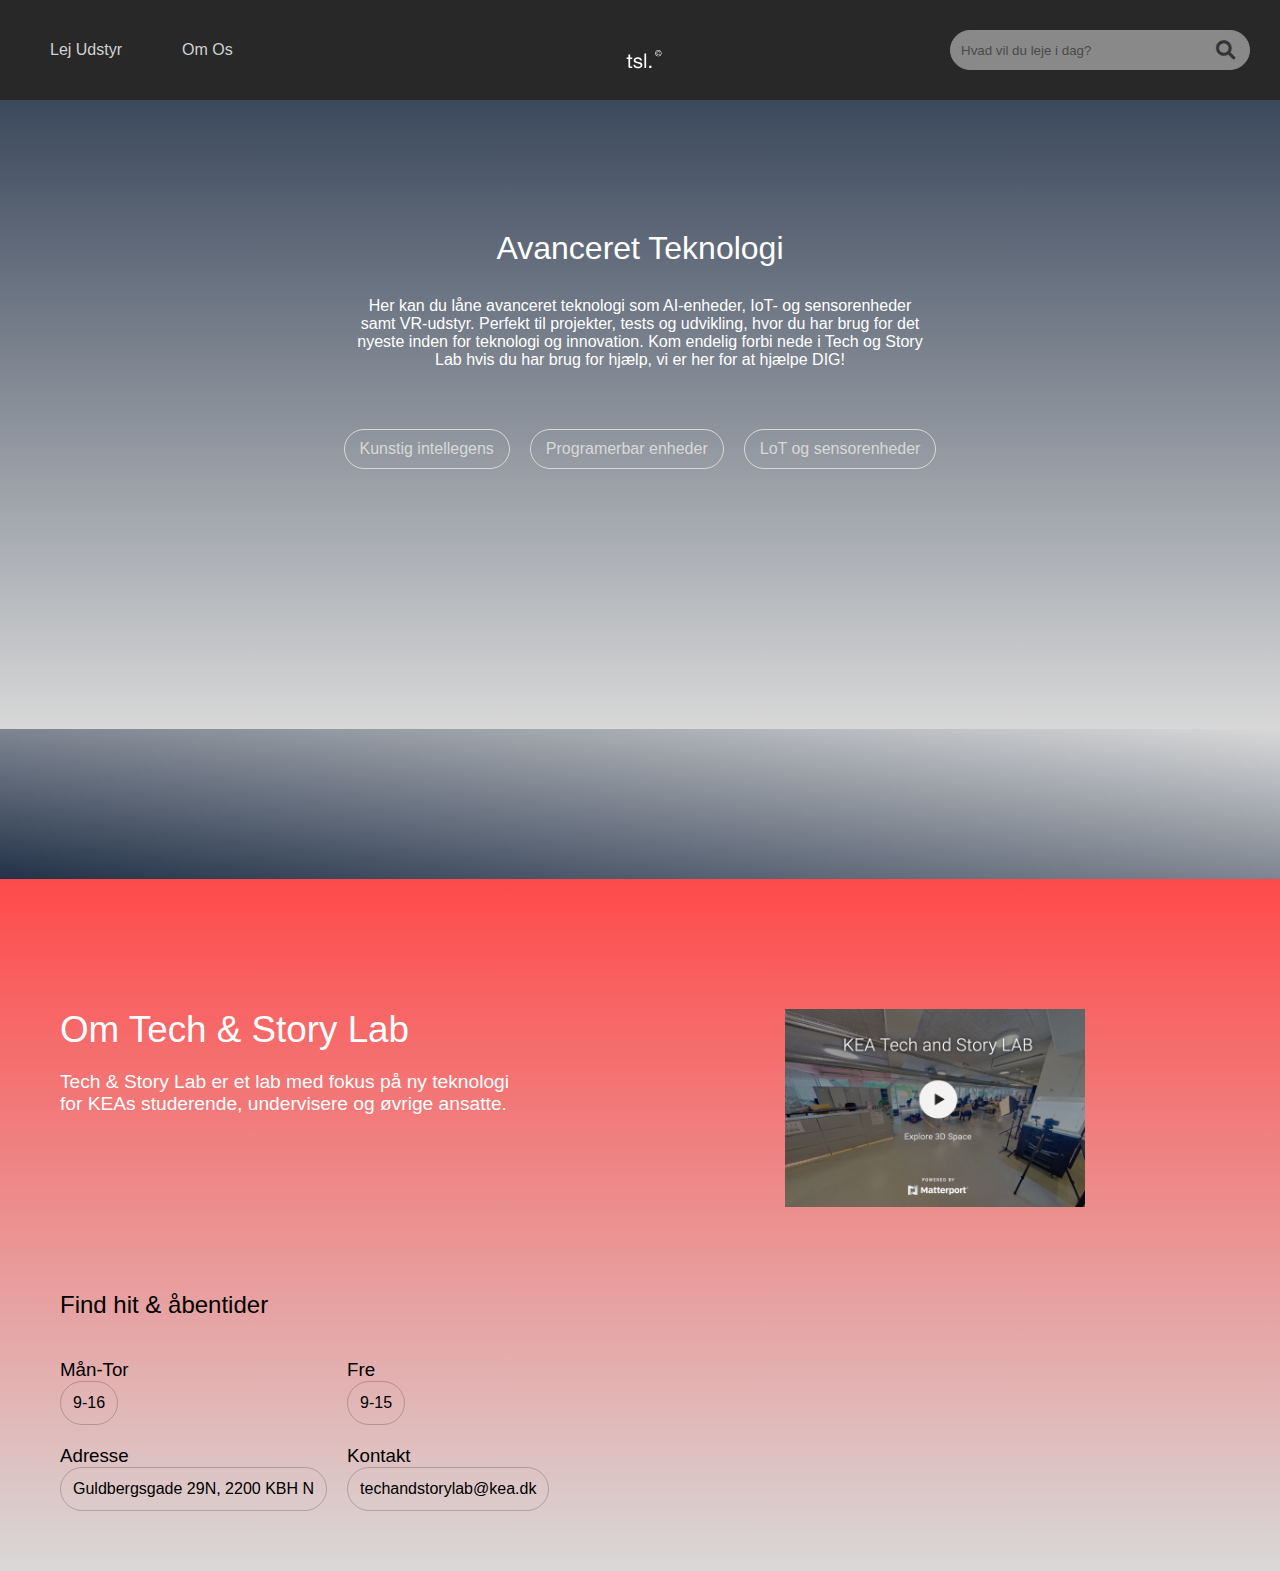
<file: vr.html>
<!DOCTYPE html>
<html lang="en">
  <head>
    <meta charset="UTF-8" />
    <meta name="viewport" content="width=device-width, initial-scale=1.0" />
    <title>Avanceret teknologi og smart udstyr</title>
    <link
      rel="stylesheet"
      href="https://cdnjs.cloudflare.com/ajax/libs/font-awesome/6.0.0-beta3/css/all.min.css"
    />
    <link rel="stylesheet" href="css/style.css" />
    <link rel="stylesheet" href="css/layout.css" />
    <link
      rel="icon"
      type="image/png"
      sizes="32x32"
      href="img/favicon-16x16.png"
    />
    <link
      rel="icon"
      type="image/png"
      sizes="16x16"
      href="img/favicon-32x32.png"
    />
    <meta name="msapplication-TileColor" content="#da532c" />
    <meta name="theme-color" content="#ffffff" />
  </head>

  <body>
    <!-- MENY -->

    <header>
      <div class="nav-links" id="navLinks">
        <div class="buttonshead">
          <a href="index.html#lej-udstyr">Lej Udstyr</a>
          <a href="#om-os">Om Os</a>
        </div>
      </div>
      <div class="burger-menu" id="burger">
        <div class="line"></div>
        <div class="line"></div>
        <div class="line"></div>
      </div>
      <div class="logo">
        <a href="index.html">
          <img src="img/newlogo.svg" alt="Tech & Story Lab Logo"
        /></a>
      </div>
      <div class="search-container">
        <input type="text" placeholder="Hvad vil du leje i dag?" />
        <i class="fas fa-search"></i>
        <!-- Font Awesome search icon -->
      </div>
    </header>

    <main>
      <section class="contentv">
        <h1>Avanceret Teknologi</h1>
        <p>
          Her kan du låne avanceret teknologi som AI-enheder, IoT- og
          sensorenheder samt VR-udstyr. Perfekt til projekter, tests og
          udvikling, hvor du har brug for det nyeste inden for teknologi og
          innovation. Kom endelig forbi nede i Tech og Story Lab hvis du har
          brug for hjælp, vi er her for at hjælpe DIG!
        </p>
        <div class="button">
          <a href="">Kunstig intellegens</a>
          <a href="">Programerbar enheder</a>
          <a href="">LoT og sensorenheder </a>
        </div>
      </section>

      <!-- Section for dynamically added products -->
      <section class="category">
        <div class="cards-container grid_1-1-1"></div>
      </section>

      <!-- Template for product boxes -->
      <template id="boxTemplate">
        <div class="card">
          <h3 class="box-title"></h3>
          <img src="" alt="" class="card-image" />
          <div class="cat-buttons">
            <div class="card-link green-light"></div>
            <a href="#" class="arrow-link">→</a>
          </div>
        </div>
      </template>
    </main>

    <footer id="om-os">
      <div class="om grid-1-1">
        <div>
          <h2>Om Tech & Story Lab</h2>
          <p>
            Tech & Story Lab er et lab med fokus på ny teknologi for KEAs
            studerende, undervisere og øvrige ansatte. 
          </p>
        </div>
        <div>
          <img src="img/introvideo.webp" alt="introvideo" />
        </div>
      </div>

      <div class="contact">
        <h2>Find hit & åbentider</h2>
        <div class="grid-2_2">
          <div>
            <h3>Mån-Tor</h3>
            <p class="border">9-16</p>
          </div>
          <div>
            <h3>Fre</h3>
            <p class="border">9-15</p>
          </div>

          <div>
            <h3>Adresse</h3>
            <p class="border">Guldbergsgade 29N, 2200 KBH N</p>
          </div>
          <div>
            <h3>Kontakt</h3>
            <p class="border">techandstorylab@kea.dk</p>
          </div>
        </div>
      </div>
    </footer>

    <script src="js/main.js"></script>
    <script src="js/products.js"></script>
  </body>
</html>
</file>
<file: css/style.css>
/* General Styles */
* {
  margin: 0;
  padding: 0;
  box-sizing: border-box;
}

body {
  font-family: Arial, sans-serif;
  /* background: linear-gradient(to bottom left, #d8d8d8, #eb5045); */
  background-color: #233249;
  width: 100%;
}

/* General Header Styles */
header {
  display: flex;
  align-items: center;
  padding: 30px;
  width: 100%;
  background-color: rgb(40, 40, 40);
  background-repeat: no-repeat;
  position: fixed;
  top: 0;
  z-index: 1000;
}
/*background: linear-gradient(to top, #d8d8d8, #475469);*/

.buttonshead {
  display: flex;
  justify-content: center;
  gap: 20px;
}

.buttonshead a {
  display: inline-block;
  padding: 10px 20px;
  font-size: 1rem;
  color: #d2d2d2;
  border-radius: 50px;
  cursor: pointer;
  text-decoration: none;
  transition: background-color 0.3s ease, color 0.3s ease;
}

.buttonshead a:hover {
  color: white;
}

main {
  width: 100%;
}

/* Logo Styling */
.logo {
  margin-top: 1%;
  position: absolute;
  left: 50%;
  transform: translateX(-50%);
}

.logo img {
  height: 40px;
}

/* By default, show nav-links and hide burger menu on larger screens */
.nav-links {
  display: flex; /* Visible by default on larger screens */
}

.burger-menu {
  display: none; /* Hidden on larger screens */
}

/* Search Container Styling */
.search-container {
  position: relative; /* Make it a positioned container for the icon */
  display: flex;
  align-items: center;
  margin-left: auto; /* Align the search bar to the far right */
}

.search-container input {
  padding: 5px 40px 5px 10px; /* Add padding-right to make space for the icon */
  border: 1px solid #ffffff;
  opacity: 45%;
  border-radius: 30px;
  width: 500px;
  max-width: 300px;
  height: 40px;
  box-sizing: border-box;
}

/* Style for the search icon */
.search-container i {
  position: absolute;
  right: 15px;
  color: #343434;
  font-size: 1.2rem;
}

html {
  scroll-behavior: smooth;
}

/* Content Section */
.content {
  display: flex;
  padding-top: 270px;
  padding-bottom: 260px;
  flex-direction: column;
  justify-content: center;
  align-items: center; /* Center align items */
  margin: 0 auto; /* Center the content horizontally */
  text-align: center;

  background: linear-gradient(to top, #d8d8d8, #ff4a4a);
}

.content h1 {
  font-size: 2rem;
  color: #ffffff;
  margin-bottom: 10px;
  font-family: Arial, Helvetica, sans-serif;
  font-weight: normal;
}

.content p {
  font-size: 1rem;
  color: #ffffff;
  margin-bottom: 30px;
  font-family: Arial, Helvetica, sans-serif;
  font-weight: normal;
  max-width: 65ch;
}

/* Button Styles */
.buttons {
  padding-top: 30px;
  display: flex;
  justify-content: center;
  gap: 20px;
}

.buttons a {
  display: inline-block;
  padding: 10px 15px;
  font-size: 1rem;
  color: #ffeded;
  border: 0.9px solid #ffcece;
  border-radius: 50px;
  cursor: pointer;
  text-decoration: none;
  transition: background-color 0.3s ease, color 0.3s ease;
}

.buttons a:hover {
  border: 0.9px solid #ffe7e7;
  color: #ffffff;
}

/* Studio */
.studio {
  display: flex;
  padding-top: 270px;
  padding-bottom: 260px;
  flex-direction: column;
  justify-content: center;
  align-items: center;
  margin: 0 auto;
  text-align: center;
  background: linear-gradient(to top, #d8d8d8, #233249);
}

.studio h1 {
  font-size: 2rem;
  color: #ffffffc8;
  margin-bottom: 10px;
  font-family: Arial, Helvetica, sans-serif;
  font-weight: normal;
}

.studio p {
  font-size: 1rem;
  color: #ffffffbd;
  margin-bottom: 30px;
  font-family: Arial, Helvetica, sans-serif;
  font-weight: normal;
  max-width: 65ch;
}

/* Category */
.category {
  display: flex;
  padding-top: 50px;
  padding-bottom: 50px;
  flex-direction: column;
  justify-content: center;
  align-items: center;
  margin: 0 auto;
  text-align: center;
  background: linear-gradient(to bottom left, #d8d8d8, #233249);
}

.category h1 {
  font-size: 2rem;
  color: #ffffffc8;
  margin-bottom: 10px;
  font-family: Arial, Helvetica, sans-serif;
  font-weight: normal;
}

.category p {
  font-size: 1rem;
  color: #ffffffbd;
  margin-bottom: 30px;
  font-family: Arial, Helvetica, sans-serif;
  font-weight: normal;
  max-width: 65ch;
}

/* Studio Cards */
.cards-container {
  display: flex;
  flex-wrap: wrap;
  justify-content: center;
  gap: 20px;
  padding-top: 50px;
}

.card {
  background-color: rgba(255, 255, 255, 0.677);
  border-radius: 30px;
  box-shadow: 0px 4px 10px rgba(0, 0, 0, 0.1);
  padding: 20px;
  text-align: center;
  width: 300px;
}

.card img {
  width: 100%;
  height: 150px;
  object-fit: cover;
  border-radius: 10px;
}

.card h3 {
  margin-top: 5px;
  margin-bottom: 10px;
  font-size: 1.2rem;
  color: #333333d0;
}

/* Card buttons container */
.cat-buttons {
  display: flex;
  justify-content: space-between;
  align-items: center;
  margin-top: 10px;
  gap: 10px;
}

.card-link,
.arrow-link {
  display: inline-block;
  padding: 10px 15px;
  font-size: 0.7rem;
  color: #000000cd;
  background-color: rgba(255, 255, 255, 0);
  border-radius: 50px;
  border-style: solid;
  border-width: 1px;
  text-decoration: none;
}

/* Arrow button styles */
.arrow-link {
  padding: 10px;
  font-size: 1.5rem;
  text-align: center;
  width: 40px;
  height: 40px;
  display: flex;
  align-items: center;
  justify-content: center;
  border-radius: 50%;
  background-color: #000000a4;
  color: white;
  transition: background-color 0.3s ease;
}

/* Add hover effect for the arrow button */
.arrow-link:hover {
  background-color: #ffb3b3;
}

/* Styles for the green light */
.green-light::before {
  content: "";
  display: inline-block;
  width: 10px;
  height: 10px;
  background-color: #28a745;
  border-radius: 50%;
  margin-right: 10px;
  vertical-align: middle;
}

/* Footer */

footer {
  display: grid;
  padding: 20px;

  padding-top: 130px;
  padding-bottom: 260px;
  padding-left: 60px;

  flex-direction: column;
  justify-content: left;
  align-items: center; /* Center align items */
  margin: 0 auto; /* Center the content horizontally */
  text-align: left;

  background: linear-gradient(to top, #d8d8d8, #ff4a4a);
}

.om {
  padding-bottom: 70px;
}

.om h2 {
  font-size: 2.3rem;
  font-weight: 200;
  font-family: Arial, Helvetica, sans-serif;
  color: white;
  padding-bottom: 20px;
}

.om img {
  max-width: 300px;
  padding-bottom: 30px;
}

.om p {
  font-size: 1.2rem;
  font-weight: 300;
  font-family: Arial, Helvetica, sans-serif;
  color: white;
}

footer {
  position: relative;
  /* Andra stilar för förälder-diven */
}

.contact {
  position: absolute;
  bottom: 60px;
  left: 60px;
}

.contact h3,
.contact p {
  font-family: Arial, Helvetica, sans-serif;
  color: rgb(0, 0, 0);
  font-weight: 300;
}

.contact h2 {
  font-family: Arial, Helvetica, sans-serif;
  color: rgb(0, 0, 0);
  font-weight: 300;
  padding-bottom: 40px;
}

.border {
  border: 1px solid rgb(0, 0, 0, 0.2);
  padding: 12px;
  border-radius: 50px;
  display: inline-block;
}

/* Footer slut */

/* Mobile Styles */
@media (max-width: 768px) {
  header {
    justify-content: center;
    align-items: center;
    z-index: 1000;
  }

  .logo {
    bottom: 50%;
  }

  .logo img {
    height: 60px;
    padding-bottom: 20px;
  }

  main {
    max-width: 100%;
  }

  .nav-links {
    display: none;
    position: absolute;
    top: 100%; /* Placera menyn direkt under headern */
    left: 0;
    width: 100%;
    background-color: #ffffff; /* eller annan önskad färg */
    z-index: 1000;
  }

  /* Show burger menu and hide nav-links on mobile */
  .burger-menu {
    display: block;
    position: absolute;
    left: 5%;
    top: 11%;
    cursor: pointer;
    z-index: 1000; /* Ensure the burger menu is on top */
  }

  /* Ensure the nav-links appear when burger is active */
  /*.burger-menu.active + .nav-links,
  .nav-links.active {
    display: flex; /* Show the nav-links */
  /*flex-direction: column;
    position: absolute;
    top: 80px; /* Adjust as needed */
  /* left: 0;
    right: 0;
    background-color: #ffffff;
    padding: 10px 0;
    z-index: 10000;
  }*/

  .nav-links.active {
    display: flex;
    flex-direction: column;
    align-items: center;
  }

  .nav-links.active .buttonshead {
    display: flex;
    flex-direction: column;
    width: 100%;
    background-color: rgb(40, 40, 40);
  }

  .nav-links.active .buttonshead a {
    padding: 40px;
    text-align: center;
    width: 100%;
  }

  .nav-links a {
    padding: 15px;
    color: #d5d5d5;
    text-align: center;
  }

  .burger-menu .line {
    width: 25px;
    height: 1.5px;
    background-color: #d4d4d4;
    margin: 6px 0;
  }

  .burger-menu.active .line {
    background-color: #ffffff; /* Change color when active if desired */
  }

  .search-container {
    width: 100%;
    margin-top: 50px;
  }

  .search-container input {
    width: 100%;
    max-width: 100%;
  }

  .om {
    padding-bottom: 90px;
  }

  .contact {
    padding: 5px 15px;
  }

  /* Ensure content section is responsive */
  .content {
    max-width: 100%; /* Make sure the content adjusts to smaller screens */
    padding: 100px 100px; /* Add padding for mobile devices */
    padding-top: 260px;
  }

  .content h1 {
    font-size: xx-large;
  }

  .content p {
    font-size: medium;
  }

  .buttonshead {
    display: none;
  }

  /* studio */
  .cards-container {
    flex-direction: column;
    align-items: center;
  }

  .card {
    width: 100%;
    max-width: 300px;
  }
}
/* Foto, comp, strom, og vr side */
.contentf,
.contentc,
.contents,
.contentv {
  display: flex;
  padding-top: 230px;
  padding-bottom: 260px;
  flex-direction: column;
  justify-content: center;
  align-items: center; /* Center align items */
  margin: 0 auto; /* Center the content horizontally */
  text-align: center;
  /* max-width: 65ch; */
  background: linear-gradient(to top, #d8d8d8, #233249);
  padding: 230px 20px 260px 20px;
}

.contentf h1,
.contentc h1,
.contents h1,
.contentv h1 {
  font-size: 2rem;
  color: #ffffff;
  margin-bottom: 10px;
  font-family: Arial, Helvetica, sans-serif;
  font-weight: normal;
}

.contentf p,
.contentc p,
.contents p,
.contentv p {
  font-size: 1rem;
  color: #ffffff;
  margin-bottom: 30px;
  margin-top: 20px;
  max-width: 65ch;
  font-family: Arial, Helvetica, sans-serif;
  font-weight: normal;
}

/* Button Styles */
.button {
  padding-top: 30px;
  display: flex;
  justify-content: center;
  gap: 20px;
}

.button a {
  display: inline-block;
  padding: 10px 15px;
  font-size: 1rem;
  color: #d8d8d8;
  border: 0.9px solid #d8d8d8;
  border-radius: 50px;
  cursor: pointer;
  text-decoration: none;
  transition: background-color 0.3s ease, color 0.3s ease;
}

.button a:hover {
  border: 0.9px solid #d8d8d8;
  color: #ffffff;
}

/* Styling for the form section */
.form-section {
  margin-top: 2%;
  background-color: #ffffff72;
  padding: 20px;
  border-radius: 8px;
  box-shadow: 0 2px 4px rgba(0, 0, 0, 0.1);
}

.form-section h3 {
  margin-top: 0;
  color: #ffffff; /* Heading color to match content */
}

.form-section form {
  display: flex;
  flex-direction: column;
}

.form-section label {
  margin-bottom: 8px;
  font-weight: bold;
  color: #d2d2d2; /* Light color for consistency */
}

.form-section input[type="text"],
.form-section input[type="date"] {
  padding: 10px;
  margin-bottom: 12px;
  border: 1px solid #d2d2d2; /* Light border color */
  border-radius: 4px;
  background-color: #333; /* Match form's background with content area */
  color: #d2d2d2; /* Text color to match content */
}

.form-section button {
  padding: 10px 15px;
  background-color: #ff4a4ae2; /* Match button color with theme */
  color: #ffffff;
  border: none;
  border-radius: 50px; /* Rounded button edges */
  cursor: pointer;
  font-size: 1rem;
  transition: background-color 0.3s ease;
}

.form-section button:hover {
  background-color: #d43f3a; /* Darker shade on hover */
}
</file>
<file: css/layout.css>
.grid_1-1 {
  display: grid;
  grid-template-columns: 1fr 1fr;
  gap: 20px;
}

.grid_1-1-1 {
  display: grid;
  grid-template-columns: 1fr 1fr 1fr;
  gap: 1em;
}

.grid_1-1-1-1 {
  display: grid;
  grid-template-columns: 1fr 1fr 1fr 1fr;
  gap: 1em;
}

.grid_1-1__ {
  display: grid;
  grid-template-columns: 1fr 1fr;
  grid-template-rows: 1fr 1fr;
  gap: 20px;
}

@media (max-width: 768px) {
  .grid_1-1__ {
    display: grid;
    grid-template-columns: 1fr 1fr;
    grid-template-rows: 1fr 1fr;
    gap: 20px;
  }
}

.grid-1-1 {
  display: grid;
  grid-template-columns: 1fr 1fr;
  gap: 250px;
}

@media (max-width: 768px) {
  .grid-1-1 {
    display: grid;
    grid-template-columns: 1fr;
    grid-template-rows: 1fr 1fr;
    gap: 1px;
  }
  .grid_1-1-1 {
    display: grid;
    grid-template-columns: 1fr;
    gap: 1em;
  }
}

.grid-2_2 {
  display: grid;
  grid-template-columns: 1fr 1fr;
  grid-template-rows: 1fr 1fr;
  gap: 20px;
}

@media (min-width: 769px) and (max-width: 1000px) {
  .grid_1-1-1 {
    display: grid;
    grid-template-columns: 1fr 1fr;
    gap: 1em;
  }
}
</file>
<file: css/single.css>
img {
    max-width: 100%;
    border-radius: 36px;
}

.single {
    padding-top: 180px;
    background: linear-gradient(to top, #657489, #f2f2f2);}

.singletop {
    text-align: center;
    
}

.singletop h2 {
    font-family: Arial, Helvetica, sans-serif;
    font-weight: 200;
    font-size: 2rem;
    padding-bottom: 20px;
}

.singletop p {
    font-family: Arial, Helvetica, sans-serif;
    font-weight: 200;
    opacity: 70%;
    border: 1px solid rgba(0, 0, 0, 0.2);
    padding: 10px;
    border-radius: 50px;
    display: inline-block;
}

.bildogspec {
    display: grid;
    grid-template-columns: 1fr 1fr;
    padding: 120px;
    text-align: center;
}

.spec h3 {
    font-family: Arial, Helvetica, sans-serif;
    font-weight: 200;
    font-size: 1.4rem;
    padding-bottom: 30px;
}

.spec h4 {
    font-family: Arial, Helvetica, sans-serif;
    font-weight: 200;
    padding-top: 24px;
    font-size: 1rem;
}

.spec p {
    font-family: Arial, Helvetica, sans-serif;
    font-weight: 200;
    font-size: 1rem;
    opacity: 70%;
}

.help {
    display: flex;
    flex-direction: column;
    justify-content: center;
    align-items: center;
padding-bottom: 130px;
}

.helptext {
    max-width: 60ch;
    text-align: center;

}

.helptext h3 {
    font-family: Arial, Helvetica, sans-serif;
    font-weight: 200;
    padding-bottom: 25px;
}

.helptext p {
    font-family: Arial, Helvetica, sans-serif;
    font-weight: 200;
}

/* Styles for the green light */
.green-light::before {
    content: ""; /* This will create the light */
    display: inline-block;
    width: 10px;
    height: 10px;
    background-color: #28a745; /* Green color */
    border-radius: 50%; /* Make it a circle */
    margin-right: 10px; /* Add some space between the light and the text */
    vertical-align: middle; /* Align it vertically with the text */
  }


@media (max-width: 768px) {
    .bildogspec{
      grid-template-columns: 1fr;
  
    }

img {
    padding-bottom: 30px;
}

.single {
    padding-top: 200px;
    padding-bottom: 20px;
}

.helptext {
    max-width: 40ch;
}
}
</file>
